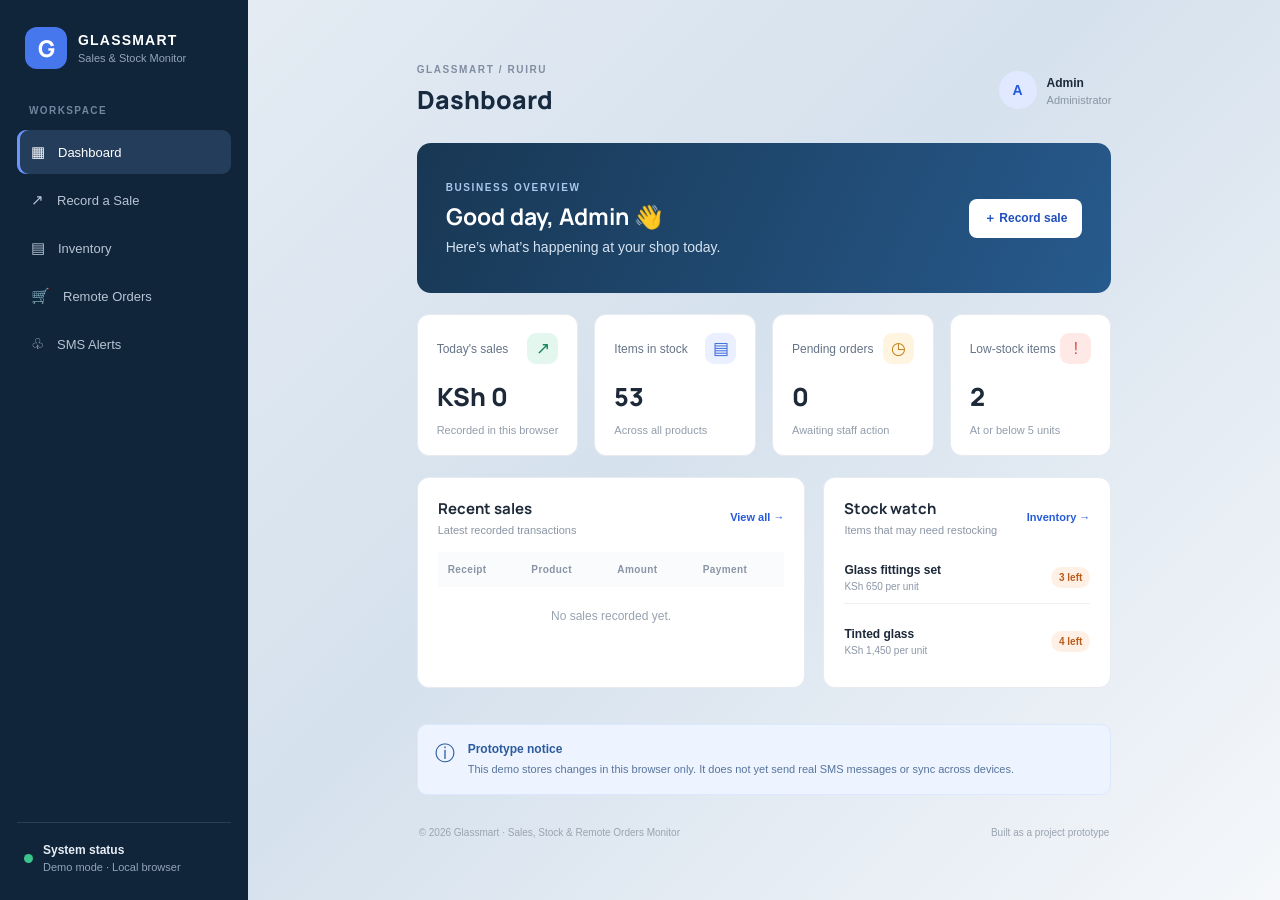
<file: index.html>
<?php
require_once "auth.php";
?>
<!DOCTYPE html>
<html lang="en">
<head>
  <meta charset="UTF-8" />
  <meta name="viewport" content="width=device-width, initial-scale=1.0" />
  <title>Glassmart | Sales & Stock Monitor</title>
  <link rel="stylesheet" href="style.css" />
</head>
<body>
  <aside class="sidebar">
    <div class="brand"><span class="brand-mark">G</span><div><strong>GLASSMART</strong><small>Sales & Stock Monitor</small></div></div>
    <div class="nav-label">WORKSPACE</div>
    <button class="nav active" data-view="dashboard">▦ <span>Dashboard</span></button>
    <button class="nav" data-view="sales">↗ <span>Record a Sale</span></button>
    <button class="nav" data-view="inventory">▤ <span>Inventory</span></button>
    <button class="nav" data-view="orders">🛒 <span>Remote Orders</span></button>
    <button class="nav" data-view="alerts">♧ <span>SMS Alerts</span></button>
    <div class="sidebar-bottom"><div class="online-dot"></div><div><strong>System status</strong><small>Demo mode · Local browser</small></div></div>
  </aside>

  <main class="main">
    <header class="topbar">
      <div><p class="eyebrow">GLASSMART / RUIRU</p><h1 id="page-title">Dashboard</h1></div>
      <div class="user-chip"><div class="avatar">A</div><div><strong>Admin</strong><small>Administrator</small></div></div>
    </header>

    <section class="view active-view" id="dashboard">
      <div class="welcome"><div><p class="eyebrow light">BUSINESS OVERVIEW</p><h2>Good day, Admin 👋</h2><p>Here’s what’s happening at your shop today.</p></div><button class="primary" data-go="sales">＋ Record sale</button></div>
      <div class="stats">
        <article class="stat-card"><div class="stat-head"><span>Today's sales</span><span class="stat-icon green">↗</span></div><strong id="today-sales">KSh 0</strong><small class="muted">Recorded in this browser</small></article>
        <article class="stat-card"><div class="stat-head"><span>Items in stock</span><span class="stat-icon blue">▤</span></div><strong id="stock-count">0</strong><small class="muted">Across all products</small></article>
        <article class="stat-card"><div class="stat-head"><span>Pending orders</span><span class="stat-icon amber">◷</span></div><strong id="pending-count">0</strong><small class="muted">Awaiting staff action</small></article>
        <article class="stat-card"><div class="stat-head"><span>Low-stock items</span><span class="stat-icon red">!</span></div><strong id="low-count">0</strong><small class="muted">At or below 5 units</small></article>
      </div>
      <div class="content-grid">
        <article class="panel"><div class="panel-title"><div><h3>Recent sales</h3><p>Latest recorded transactions</p></div><button class="text-button" data-go="sales">View all →</button></div>
          <div class="table-wrap"><table><thead><tr><th>Receipt</th><th>Product</th><th>Amount</th><th>Payment</th></tr></thead><tbody id="recent-sales"></tbody></table></div>
        </article>
        <article class="panel"><div class="panel-title"><div><h3>Stock watch</h3><p>Items that may need restocking</p></div><button class="text-button" data-go="inventory">Inventory →</button></div><div id="stock-watch" class="stock-watch"></div></article>
      </div>
      <div class="notice"><span>ⓘ</span><div><strong>Prototype notice</strong><p>This demo stores changes in this browser only. It does not yet send real SMS messages or sync across devices.</p></div></div>
    </section>

    <section class="view" id="sales">
      <div class="section-intro"><div><h2>Record a sale</h2><p>Record a customer transaction and update stock automatically.</p></div></div>
      <div class="form-panel panel">
        <form id="sale-form" class="form-grid">
          <label>Product<select id="sale-product" required></select></label>
          <label>Quantity<input id="sale-quantity" type="number" min="1" value="1" required /></label>
          <label>Payment method<select id="sale-payment"><option>Cash</option><option>M-Pesa</option><option>Bank transfer</option><option>Other</option></select></label>
          <label>Staff name<input id="sale-staff" placeholder="e.g. Brian" required /></label>
          <div class="form-total"><span>Estimated total</span><strong id="sale-total">KSh 0</strong></div>
          <button class="primary" type="submit">Save sale</button>
        </form>
      </div>
      <article class="panel page-panel"><div class="panel-title"><div><h3>Sales history</h3><p>Transactions recorded in this demo</p></div></div><div class="table-wrap"><table><thead><tr><th>Receipt</th><th>Time</th><th>Product</th><th>Qty</th><th>Total</th><th>Payment</th><th>Staff</th></tr></thead><tbody id="sales-table"></tbody></table></div></article>
    </section>

    <section class="view" id="inventory">
      <div class="section-intro"><div><h2>Inventory management</h2><p>Keep stock quantities and selling prices up to date.</p></div><button class="primary" id="show-product-form">＋ Add product</button></div>
      <article class="panel product-form-panel hidden" id="product-form-panel"><h3>Add a product</h3><form id="product-form" class="form-grid"><label>Product name<input id="product-name" required placeholder="e.g. Clear glass 5mm" /></label><label>Price (KSh)<input id="product-price" type="number" min="1" required /></label><label>Quantity<input id="product-qty" type="number" min="0" required /></label><div class="form-actions"><button type="button" class="secondary" id="cancel-product">Cancel</button><button class="primary" type="submit">Save product</button></div></form></article>
      <article class="panel page-panel"><div class="panel-title"><div><h3>Product stock</h3><p>Update stock after deliveries or corrections</p></div><input class="search" id="inventory-search" placeholder="Search products..." /></div><div class="table-wrap"><table><thead><tr><th>Product</th><th>Unit price</th><th>In stock</th><th>Status</th><th>Adjust quantity</th></tr></thead><tbody id="inventory-table"></tbody></table></div></article>
    </section>

    <section class="view" id="orders">
      <div class="section-intro"><div><h2>Remote orders</h2><p>Customers can submit orders here in the demo. A live site needs a server to accept public orders.</p></div></div>
      <article class="panel"><h3>Place a customer order</h3><form id="order-form" class="form-grid order-grid"><label>Customer name<input id="customer-name" required /></label><label>Phone number<input id="customer-phone" required placeholder="07xx xxx xxx" /></label><label>Product<select id="order-product" required></select></label><label>Quantity<input id="order-quantity" type="number" min="1" value="1" required /></label><label class="full-width">Delivery location / instructions<textarea id="order-notes" rows="2" placeholder="Where should the order be delivered?"></textarea></label><button class="primary" type="submit">Submit order</button></form></article>
      <article class="panel page-panel"><div class="panel-title"><div><h3>Orders received</h3><p>Update order status as staff process it</p></div></div><div class="table-wrap"><table><thead><tr><th>Order</th><th>Customer</th><th>Product</th><th>Qty</th><th>Instructions</th><th>Status</th></tr></thead><tbody id="orders-table"></tbody></table></div></article>
    </section>

    <section class="view" id="alerts">
      <div class="section-intro"><div><h2>SMS alerts</h2><p>Preview the transaction notifications that would be sent to the owner.</p></div></div>
      <div class="notice"><span>✉</span><div><strong>SMS integration is not connected</strong><p>These are simulated alert records. To send real SMS messages, connect a provider such as Africa's Talking or another SMS gateway through a secure backend.</p></div></div>
      <article class="panel page-panel"><div class="panel-title"><div><h3>Alert log</h3><p>Generated when a sale or new order is recorded</p></div><button class="secondary" id="clear-alerts">Clear log</button></div><div id="alerts-list" class="alerts-list"></div></article>
    </section>
    <footer>© 2026 Glassmart · Sales, Stock & Remote Orders Monitor <span>Built as a project prototype</span></footer>
  </main>
  <div id="toast" class="toast" role="status"></div>
  <script src="app.js"></script>
</body>
</html>
</file>
<file: style.css>
@import url('https://fonts.googleapis.com/css2?family=DM+Sans:wght@400;500;600;700&family=Manrope:wght@400;500;600;700;800&display=swap');
:root{--navy:#142a43;--blue:#245bdb;--ink:#1d2939;--muted:#7a8797;--line:#e7ebf0;--bg:#f5f7fa;--green:#16845b}
*{box-sizing:border-box}body{margin:0;background:var(--bg);color:var(--ink);font-family:'DM Sans',sans-serif;font-size:14px}button,input,select,textarea{font:inherit}button{cursor:pointer}.sidebar{position:fixed;inset:0 auto 0 0;width:248px;background:#10243a;color:#d6e1ed;padding:27px 17px;display:flex;flex-direction:column;z-index:2}.brand{display:flex;align-items:center;gap:11px;padding:0 8px 36px}.brand-mark{display:grid;place-items:center;background:#4777ed;color:white;border-radius:12px;width:42px;height:42px;font-family:Manrope;font-weight:800;font-size:23px}.brand strong{display:block;color:white;font-size:14px;letter-spacing:1.2px}.brand small,.user-chip small,.sidebar-bottom small{display:block;color:#91a4ba;font-size:11px;margin-top:4px}.nav-label{font-size:10px;letter-spacing:1.4px;color:#71869d;font-weight:700;padding:0 12px 12px}.nav{border:0;background:transparent;color:#b7c5d5;text-align:left;display:flex;gap:13px;align-items:center;padding:13px 14px;border-radius:9px;margin:2px 0;font-size:15px}.nav span{font-size:13px}.nav:hover,.nav.active{background:#243d5b;color:#fff}.nav.active{box-shadow:inset 3px 0 #6c93ff}.sidebar-bottom{margin-top:auto;border-top:1px solid #2a3e54;padding:20px 7px 0;display:flex;gap:10px;align-items:center;font-size:12px}.sidebar-bottom strong{color:#e8eef5}.online-dot{width:9px;height:9px;background:#39c58b;border-radius:50%}.main{margin-left:248px;padding:0 34px;max-width:1800px}.topbar{height:106px;display:flex;align-items:center;justify-content:space-between}.eyebrow{color:#7f8da0;letter-spacing:1.6px;font-size:10px;font-weight:700;margin:0 0 7px}.topbar h1{font:800 25px Manrope;margin:0;color:#172a40}.user-chip{display:flex;align-items:center;gap:10px}.user-chip strong{font-size:12px}.user-chip small{color:#8994a2}.avatar{width:38px;height:38px;background:#e0e9ff;color:#245bdb;display:grid;place-items:center;border-radius:50%;font-weight:700}.view{display:none}.active-view{display:block}.welcome{background:linear-gradient(115deg,#183753,#275a8d);color:white;padding:26px 29px;border-radius:14px;display:flex;justify-content:space-between;align-items:center;min-height:150px}.welcome h2{font:700 23px Manrope;margin:0 0 7px}.welcome p:not(.eyebrow){margin:0;color:#d5e2ef}.eyebrow.light{color:#a9c7ed}.primary,.secondary{border:0;border-radius:8px;padding:11px 15px;font-weight:700;font-size:12px}.primary{background:var(--blue);color:white}.primary:hover{background:#1749c0}.welcome .primary{background:white;color:#204fbd}.secondary{background:#edf1f6;color:#455468}.stats{display:grid;grid-template-columns:repeat(4,minmax(0,1fr));gap:16px;margin:21px 0}.stat-card,.panel{background:white;border:1px solid var(--line);border-radius:12px}.stat-card{padding:18px 19px}.stat-head{display:flex;align-items:center;justify-content:space-between;color:#667487;font-size:12px}.stat-card>strong{display:block;font:800 25px Manrope;margin:15px 0 7px}.muted{color:#929dab;font-size:11px}.stat-icon{width:31px;height:31px;border-radius:9px;display:grid;place-items:center;font-size:17px}.green{background:#e4f7ee;color:#16845b}.blue{background:#eaf0ff;color:#3767d8}.amber{background:#fff4df;color:#bf7c12}.red{background:#ffe9e7;color:#d6534d}.content-grid{display:grid;grid-template-columns:1.35fr 1fr;gap:18px}.panel{padding:20px;margin-bottom:18px;min-width:0}.panel-title{display:flex;justify-content:space-between;align-items:center;gap:12px;margin-bottom:16px}.panel-title h3,.panel h3{font:700 15px Manrope;margin:0}.panel-title p{font-size:11px;color:#8a95a4;margin:5px 0 0}.text-button{border:0;background:transparent;color:#245bdb;font-size:11px;font-weight:700;white-space:nowrap}.table-wrap{width:100%;overflow-x:auto}table{width:100%;border-collapse:collapse;white-space:nowrap}th{text-align:left;font-size:10px;letter-spacing:.4px;color:#8995a4;font-weight:700;background:#fafbfd;padding:12px 10px}td{padding:14px 10px;border-bottom:1px solid #edf0f4;font-size:11px;color:#475467}tbody tr:last-child td{border-bottom:0}.stock-watch{display:grid;gap:12px}.watch-item{display:flex;align-items:center;justify-content:space-between;gap:12px;padding:11px 0;border-bottom:1px solid #edf0f4}.watch-item:last-child{border-bottom:0}.watch-name{font-weight:600;font-size:12px}.watch-price{color:#8b96a5;font-size:10px;margin-top:4px}.pill{display:inline-block;padding:5px 8px;border-radius:20px;font-size:10px;font-weight:700}.pill.low{background:#fff0e5;color:#b95b1c}.pill.good{background:#e7f7ee;color:#16845b}.pill.pending{background:#fff4df;color:#a66b0c}.pill.done{background:#e7f7ee;color:#16845b}.notice{display:flex;gap:13px;align-items:flex-start;background:#edf4ff;border:1px solid #dce8ff;border-radius:10px;padding:15px 17px;margin:18px 0;color:#2b5b9e}.notice>span{font-size:20px}.notice strong{font-size:12px}.notice p{font-size:11px;color:#57749c;margin:5px 0 0;line-height:1.6}.section-intro{display:flex;align-items:center;justify-content:space-between;margin:4px 0 19px}.section-intro h2{font:800 22px Manrope;margin:0 0 6px}.section-intro p{margin:0;color:#7d8998;font-size:12px}.form-panel{max-width:950px}.form-grid{display:grid;grid-template-columns:repeat(2,minmax(0,1fr));gap:17px;padding-top:12px}.form-grid label{display:flex;flex-direction:column;gap:7px;color:#536173;font-size:11px;font-weight:700}.form-grid input,.form-grid select,.form-grid textarea,.search{width:100%;border:1px solid #dfe5ed;background:white;border-radius:7px;padding:11px 12px;color:#29384a;outline:none;font-size:12px}.form-grid input:focus,.form-grid select:focus,.form-grid textarea:focus,.search:focus{border-color:#7395ef;box-shadow:0 0 0 3px #eaf0ff}.form-total{background:#f6f8fc;padding:11px 14px;border-radius:8px;display:flex;align-items:center;justify-content:space-between;color:#69788a;font-size:12px}.form-total strong{font:800 18px Manrope;color:#172a40}.form-grid>.primary{align-self:stretch}.page-panel{margin-top:20px}.product-form-panel{max-width:950px}.hidden{display:none!important}.form-actions{display:flex;align-items:end;gap:9px}.full-width{grid-column:1/-1}.order-grid{padding-top:18px}.order-grid>.primary{justify-self:start}.search{max-width:210px}.alerts-list{display:grid;gap:10px}.alert-item{display:flex;gap:12px;padding:14px;border:1px solid #edf0f4;border-radius:9px}.alert-symbol{background:#eaf0ff;color:#245bdb;width:34px;height:34px;display:grid;place-items:center;border-radius:9px;flex-shrink:0}.alert-item strong{font-size:12px}.alert-item p{font-size:11px;color:#637185;line-height:1.5;margin:5px 0}.alert-item small{font-size:10px;color:#9aa4b1}.empty{color:#98a2b1;font-size:12px;padding:22px 10px;text-align:center}footer{display:flex;justify-content:space-between;gap:15px;color:#9aa3af;font-size:10px;padding:14px 2px 25px}.toast{position:fixed;bottom:25px;right:25px;background:#142a43;color:white;padding:13px 18px;border-radius:9px;box-shadow:0 8px 25px #142a4330;opacity:0;transform:translateY(8px);transition:.2s;pointer-events:none;z-index:5}.toast.show{opacity:1;transform:translateY(0)}
@media(max-width:1100px){.sidebar{width:205px}.main{margin-left:205px;padding:0 22px}.stats{grid-template-columns:repeat(2,minmax(0,1fr))}.content-grid{grid-template-columns:1fr}}
@media(max-width:700px){.sidebar{position:static;width:auto;height:auto;padding:12px;display:block}.brand{padding:0 5px 12px}.brand-mark{width:35px;height:35px}.nav-label,.sidebar-bottom{display:none}.sidebar{display:flex;flex-direction:row;flex-wrap:wrap;gap:5px}.brand{width:100%}.nav{padding:9px 10px;flex:1;justify-content:center;gap:6px}.nav span{font-size:11px}.main{margin:0;padding:0 13px}.topbar{height:82px}.topbar h1{font-size:21px}.welcome{padding:21px;gap:12px;align-items:flex-start;flex-direction:column}.stats{gap:10px}.stat-card{padding:14px}.stat-card>strong{font-size:21px}.panel{padding:14px}.form-grid{grid-template-columns:1fr}.full-width{grid-column:auto}.section-intro{gap:10px;align-items:flex-start}.section-intro h2{font-size:19px}.section-intro p{line-height:1.5}.search{max-width:145px}footer{flex-direction:column}.user-chip small{display:none}}
/* General styling */
* {
    margin: 0;
    padding: 0;
    box-sizing: border-box;
    font-family: 'Segoe UI', Arial, sans-serif;
}

body {
    min-height: 100vh;
    background: linear-gradient(
        135deg,
        #e8eef5,
        #d5e1ed,
        #f5f7fa
    );

    display: flex;
    justify-content: center;
    align-items: center;
}

/* Main wrapper */
.login-wrapper {
    width: 100%;
    padding: 20px;

    display: flex;
    justify-content: center;
    align-items: center;
}

/* Login card */
.login-card {
    width: 100%;
    max-width: 420px;
    background: #ffffff;

    padding: 40px 35px;

    border-radius: 14px;

    box-shadow: 0 10px 35px
        rgba(0, 0, 0, 0.10);
}

/* Header */
.login-header {
    text-align: center;
    margin-bottom: 30px;
}

.logo {
    width: 60px;
    height: 60px;

    background: #1e4568;
    color: white;

    border-radius: 12px;

    display: flex;
    justify-content: center;
    align-items: center;

    margin: 0 auto 20px;

    font-size: 27px;
    font-weight: bold;
}

.login-header h1 {
    color: #243b53;
    font-size: 27px;
    margin-bottom: 8px;
}

.login-header p {
    color: #8995a3;
    font-size: 14px;
}

/* Form */
.form-group {
    margin-bottom: 22px;
}

.form-group label {
    display: block;

    color: #34495e;
    font-size: 14px;
    font-weight: 600;

    margin-bottom: 9px;
}

.form-group input {
    width: 100%;
    padding: 14px;

    border: 1px solid #dce3eb;
    border-radius: 7px;

    outline: none;

    font-size: 14px;
    color: #333;

    transition: 0.3s;
}

.form-group input:focus {
    border-color: #1e4568;

    box-shadow: 0 0 5px
        rgba(30, 69, 104, 0.15);
}

.form-group input::placeholder {
    color: #aab4bf;
}

/* Login button */
.login-btn {
    width: 100%;
    padding: 14px;

    background: #1e4568;
    color: white;

    border: none;
    border-radius: 7px;

    font-size: 15px;
    font-weight: 600;

    cursor: pointer;

    transition: 0.3s;
}

.login-btn:hover {
    background: #163650;
    transform: translateY(-2px);
}

/* Error message */
.error-message {
    background: #fff0f0;
    color: #c0392b;

    padding: 12px;
    border-radius: 6px;

    font-size: 13px;
    text-align: center;

    margin-bottom: 20px;
}

/* Footer */
.login-footer {
    text-align: center;
    margin-top: 30px;
}

.login-footer p {
    color: #526477;
    font-size: 13px;
    margin-bottom: 8px;
}

.login-footer span {
    color: #a0aab5;
    font-size: 11px;
}

/* Responsive design */
@media (max-width: 480px) {

    .login-card {
        padding: 30px 22px;
    }

    .login-header h1 {
        font-size: 23px;
    }

}
.login-link {
    display: inline-block;
    padding: 12px 25px;
    background-color: #1e4568;
    color: white;
    text-decoration: none;
    border-radius: 6px;
    font-weight: bold;
}

.login-link:hover {
    background-color: #163650;
}
</file>
